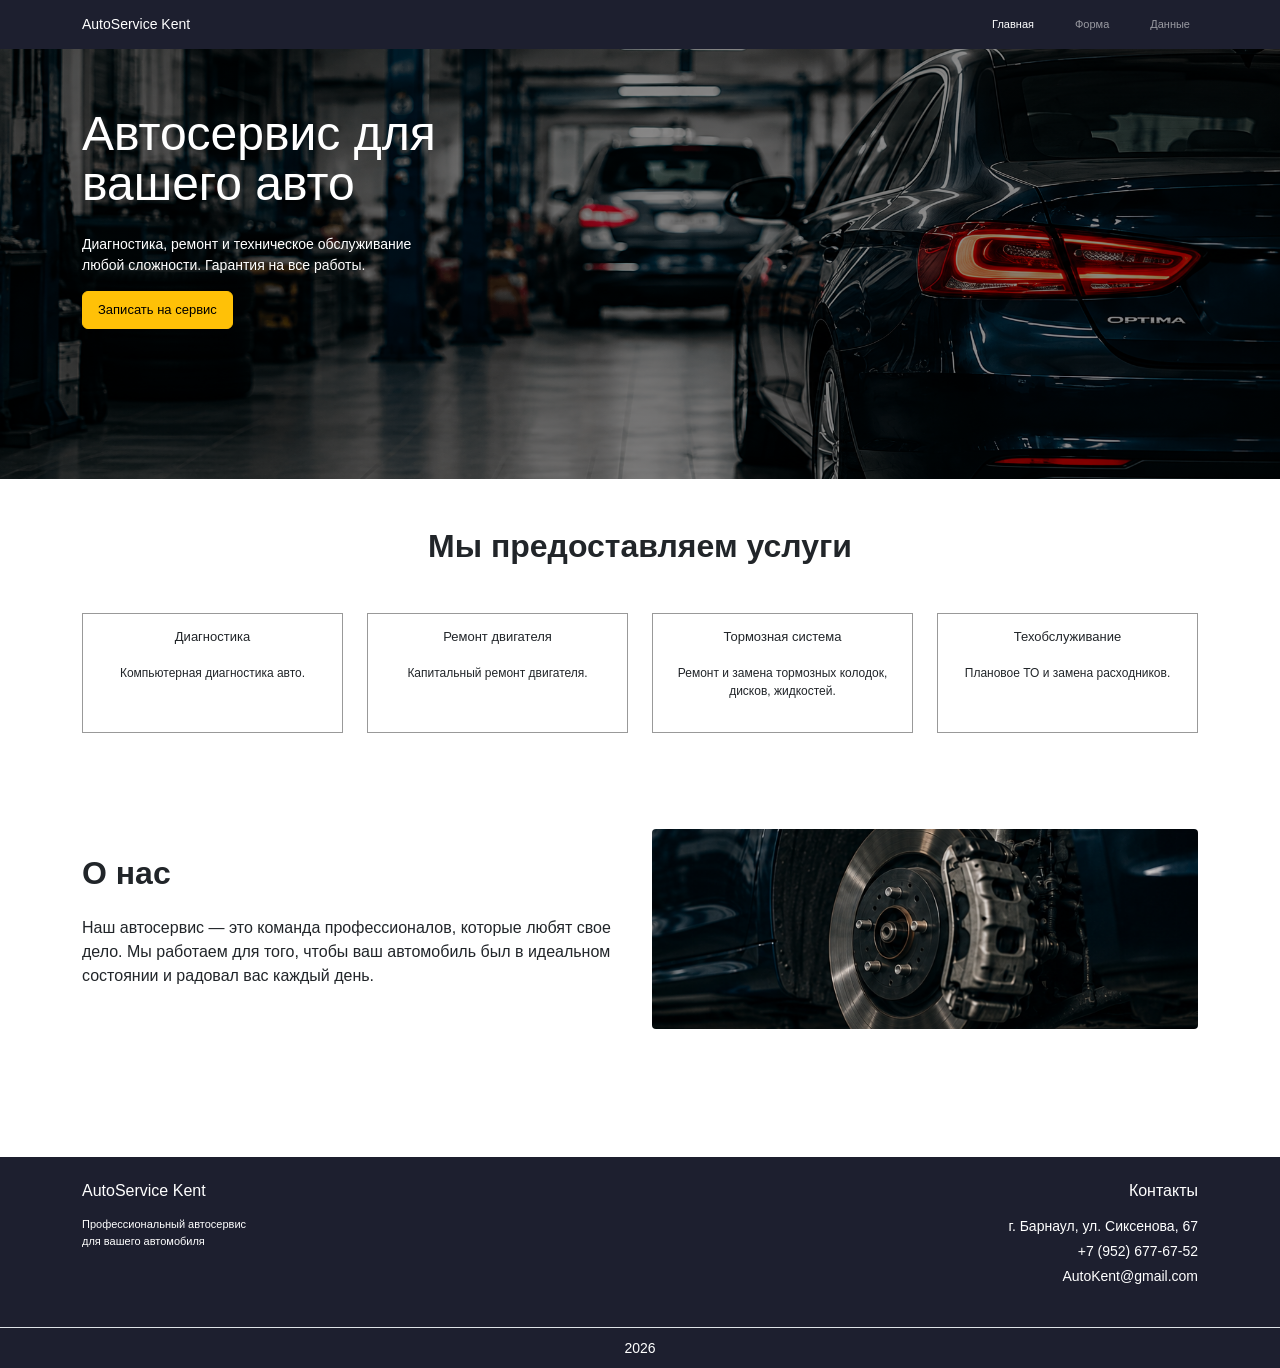
<file: index.html>
<!DOCTYPE html>
<html lang="ru">
<head>
    <meta charset="UTF-8">
    <meta name="viewport" content="width=device-width, initial-scale=1.0">
    <title>AutoService Kent - Главная</title>
    <link href="https://cdn.jsdelivr.net/npm/bootstrap@5.3.3/dist/css/bootstrap.min.css" rel="stylesheet">
    <link rel="stylesheet" href="style.css">
</head>
<!-- Yandex.Metrika counter -->
<script type="text/javascript">
    (function(m,e,t,r,i,k,a){
        m[i]=m[i]||function(){(m[i].a=m[i].a||[]).push(arguments)};
        m[i].l=1*new Date();
        for (var j = 0; j < document.scripts.length; j++) {if (document.scripts[j].src === r) { return; }}
        k=e.createElement(t),a=e.getElementsByTagName(t)[0],k.async=1,k.src=r,a.parentNode.insertBefore(k,a)
    })(window, document,'script','https://mc.yandex.ru/metrika/tag.js?id=113877511', 'ym');

    ym(113877511, 'init', {ssr:true, webvisor:true, clickmap:true, ecommerce:"dataLayer", referrer: document.referrer, url: location.href, accurateTrackBounce:true, trackLinks:true});
</script>
<noscript><div><img src="https://mc.yandex.ru/watch/113877511" style="position:absolute; left:-9999px;" alt="" /></div></noscript>
<!-- /Yandex.Metrika counter -->
<body>
    <header>
        <nav class="navbar navbar-expand-lg navbar-dark">
            <div class="container">

                <a class="navbar-brand" href="index.html">AutoService Kent</a>

                <button class="navbar-toggler" type="button" data-bs-toggle="collapse" data-bs-target="#mainMenu" aria-controls="mainMenu" aria-expanded="false" aria-label="Переключить навигацию">
                    <span class="navbar-toggler-icon"></span>
                </button>
                <div class="collapse navbar-collapse" id="mainMenu">
                    <ul class="navbar-nav ms-auto">
                        <li class="nav-item">
                            <a class="nav-link active"
                               aria-current="page"
                               href="index.html">Главная</a>
                        </li>
                        <li class="nav-item">
                            <a class="nav-link" href="form.html">Форма</a>
                        </li>
                        <li class="nav-item">
                            <a class="nav-link" href="data.html">Данные</a>
                        </li>
                    </ul>
                </div>
            </div>
        </nav>
    </header>

    <section class="hero">
        <div class="container">
            <h1>
                Автосервис для<br>
                вашего авто
            </h1>
            <p>
                Диагностика, ремонт и техническое обслуживание
                <br>
                любой сложности. Гарантия на все работы.
            </p>
            <a href="form.html" class="btn btn-warning">Записать на сервис</a>
        </div>
    </section>

    <section class="py-5">
        <div class="container">
            <h2 class="text-center fw-bold mb-5">Мы предоставляем услуги</h2>

            <div class="row g-4">
                <div class="col-12 col-sm-6 col-lg-3">
                    <div class="service-card h-100">
                        <h5>Диагностика</h5>
                        <p>Компьютерная диагностика авто.</p>
                    </div>
                </div>

                <div class="col-12 col-sm-6 col-lg-3">
                    <div class="service-card h-100">
                        <h5>Ремонт двигателя</h5>
                        <p>Капитальный ремонт двигателя.</p>
                    </div>
                </div>

                <div class="col-12 col-sm-6 col-lg-3">
                    <div class="service-card h-100">
                        <h5>Тормозная система</h5>
                        <p>
                            Ремонт и замена тормозных колодок,
                            дисков, жидкостей.
                        </p>
                    </div>
                </div>

                <div class="col-12 col-sm-6 col-lg-3">
                    <div class="service-card h-100">
                        <h5>Техобслуживание</h5>
                        <p>Плановое ТО и замена расходников.</p>
                    </div>
                </div>
            </div>
        </div>
    </section>

    <section class="py-5">
        <div class="container">
            <div class="row align-items-center">
                <div class="col-lg-6">
                    <h2 class="fw-bold mb-4">О нас</h2>
                    <p>
                        Наш автосервис — это команда профессионалов,
                        которые любят свое дело. Мы работаем для того,
                        чтобы ваш автомобиль был в идеальном состоянии
                        и радовал вас каждый день.
                    </p>
                </div>
                <div class="col-lg-6">
                    <img src="2.png" class="img-fluid about-image">
                </div>
            </div>
        </div>
    </section>

    <footer>
        <div class="container py-4">
            <div class="row">
                <div class="col-md-6">
                    <h5>AutoService Kent</h5>
                    <p class="mt-3">
                        Профессиональный автосервис<br>
                        для вашего автомобиля
                    </p>
                </div>

                <div class="col-md-6 text-md-end">
                    <h5>Контакты</h5>
                    <p class="small mt-3 mb-1">г. Барнаул, ул. Сиксенова, 67</p>
                    <p class="small mb-1">+7 (952) 677-67-52</p>
                    <p class="small">AutoKent@gmail.com</p>
                </div>
            </div>
        </div>
        <div class="border-top text-center py-2">
            <small>2026</small>
        </div>
    </footer>
</body>
</html>
</file>
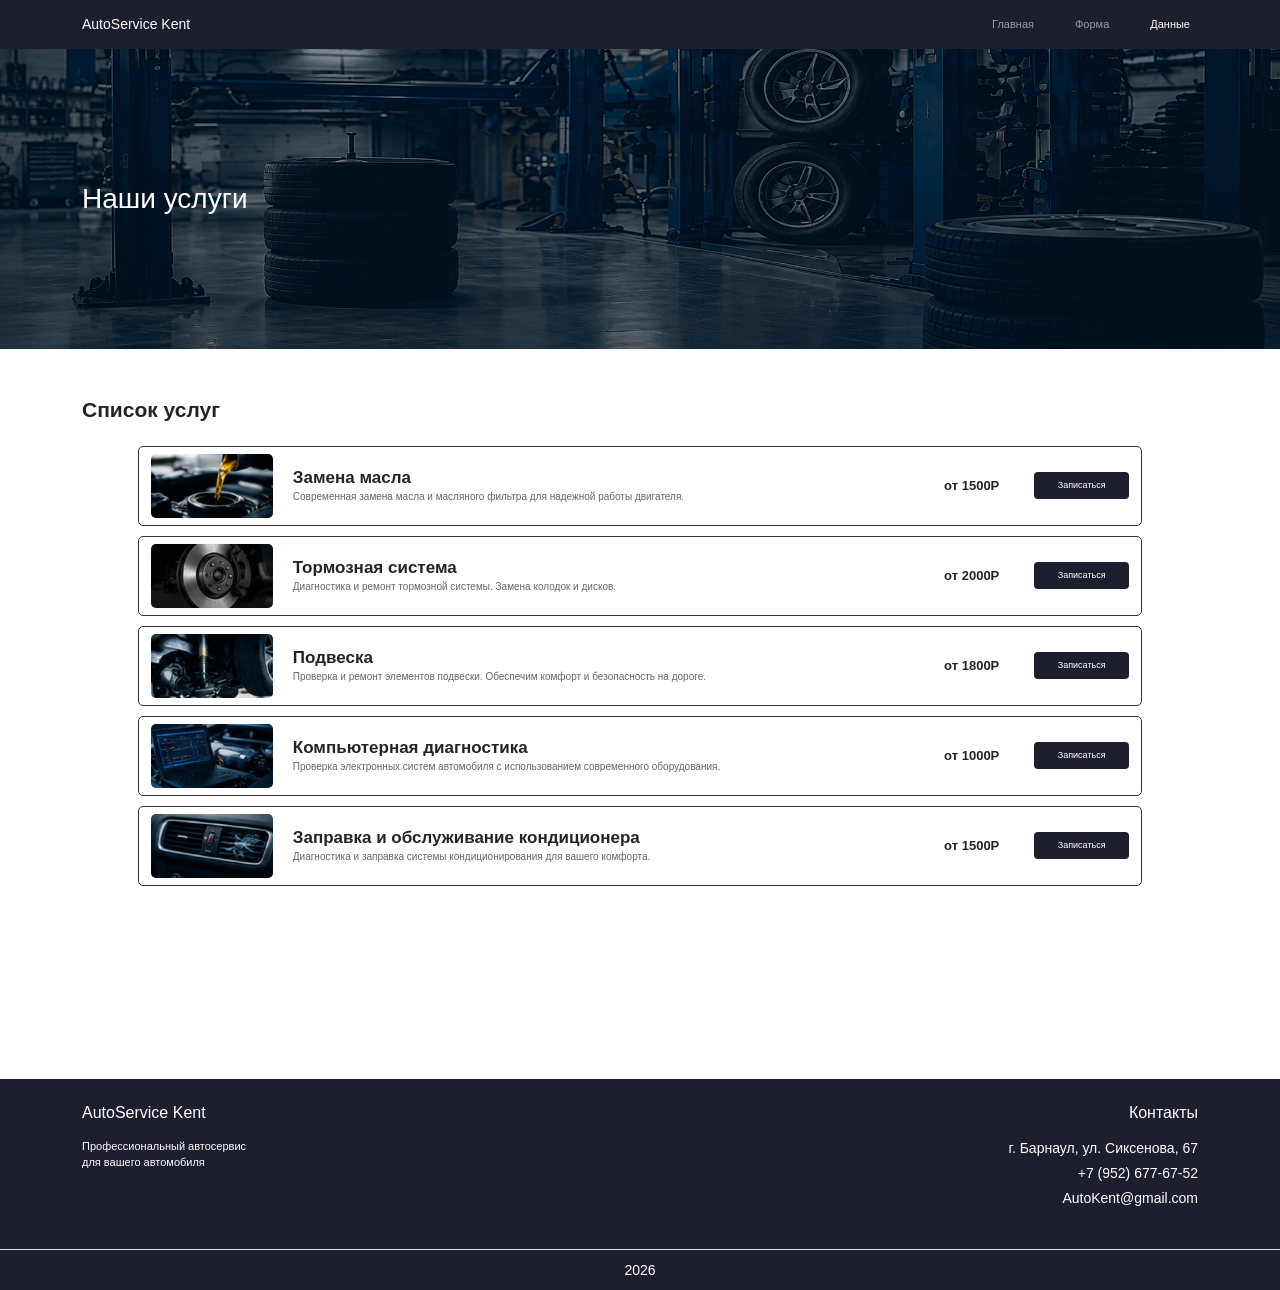
<file: data.html>
<!DOCTYPE html>
<html lang="ru">
<head>
    <meta charset="UTF-8">
    <meta name="viewport" content="width=device-width, initial-scale=1.0">
    <title>AutoService Kent - Данные</title>
    <link href="https://cdn.jsdelivr.net/npm/bootstrap@5.3.3/dist/css/bootstrap.min.css" rel="stylesheet">
    <link rel="stylesheet" href="style.css">
</head>
    <!-- Yandex.Metrika counter -->
<script type="text/javascript">
    (function(m,e,t,r,i,k,a){
        m[i]=m[i]||function(){(m[i].a=m[i].a||[]).push(arguments)};
        m[i].l=1*new Date();
        for (var j = 0; j < document.scripts.length; j++) {if (document.scripts[j].src === r) { return; }}
        k=e.createElement(t),a=e.getElementsByTagName(t)[0],k.async=1,k.src=r,a.parentNode.insertBefore(k,a)
    })(window, document,'script','https://mc.yandex.ru/metrika/tag.js?id=113877511', 'ym');

    ym(113877511, 'init', {ssr:true, webvisor:true, clickmap:true, ecommerce:"dataLayer", referrer: document.referrer, url: location.href, accurateTrackBounce:true, trackLinks:true});
</script>
<noscript><div><img src="https://mc.yandex.ru/watch/113877511" style="position:absolute; left:-9999px;" alt="" /></div></noscript>
<!-- /Yandex.Metrika counter -->

<body>
<header>
    <nav class="navbar navbar-expand-lg navbar-dark">
        <div class="container">
            <a class="navbar-brand" href="index.html">AutoService Kent</a>
            <button class="navbar-toggler" type="button" data-bs-toggle="collapse" data-bs-target="#mainMenu" aria-controls="mainMenu" aria-expanded="false" aria-label="Переключить навигацию">
                <span class="navbar-toggler-icon"></span>

            </button>
            <div class="collapse navbar-collapse" id="mainMenu">
                <ul class="navbar-nav ms-auto">
                    <li class="nav-item">
                        <a class="nav-link" href="index.html">Главная</a>
                    </li>
                    <li class="nav-item">
                        <a class="nav-link" href="form.html">Форма</a>
                    </li>
                    <li class="nav-item">
                        <a class="nav-link active" aria-current="page" href="data.html">Данные</a>
                    </li>
                </ul>
            </div>
        </div>
    </nav>
</header>

<main>
    <section class="data-hero">
        <div class="container">
            <h1>Наши услуги</h1>
        </div>
    </section>

    <section class="services-list py-5">
        <div class="container">
            <h2 class="fw-bold mb-4">Список услуг</h2>

            <div class="service-item">
                <img src="6.png">
                <div class="service-info">
                    <h3>Замена масла</h3>
                    <p>
                        Современная замена масла и масляного
                        фильтра для надежной работы двигателя.
                    </p>
                </div>
                <strong class="service-price">от 1500Р</strong>
                <a href="form.html" class="service-button">Записаться</a>
            </div>

            <div class="service-item">
                <img src="7.png">
                <div class="service-info">
                    <h3>Тормозная система</h3>
                    <p>
                        Диагностика и ремонт тормозной
                        системы. Замена колодок и дисков.
                    </p>
                </div>
                <strong class="service-price">от 2000Р</strong>
                <a href="form.html" class="service-button">Записаться</a>
            </div>

            <div class="service-item">
                <img src="8.png">
                <div class="service-info">
                    <h3>Подвеска</h3>
                    <p>
                        Проверка и ремонт элементов подвески.
                        Обеспечим комфорт и безопасность на дороге.
                    </p>
                </div>
                <strong class="service-price">от 1800Р</strong>
                <a href="form.html" class="service-button">Записаться</a>
            </div>

            <div class="service-item">
                <img src="9.png">
                <div class="service-info">
                    <h3>Компьютерная диагностика</h3>
                    <p>
                        Проверка электронных систем автомобиля
                        с использованием современного оборудования.
                    </p>
                </div>
                <strong class="service-price">от 1000Р</strong>
                <a href="form.html" class="service-button">Записаться</a>
            </div>

            <div class="service-item">
                <img src="10.png">
                <div class="service-info">
                    <h3>Заправка и обслуживание кондиционера</h3>
                    <p>
                        Диагностика и заправка системы
                        кондиционирования для вашего комфорта.
                    </p>
                </div>
                <strong class="service-price">от 1500Р</strong>
                <a href="form.html" class="service-button">Записаться</a>
            </div>
        </div>
    </section>
</main>

<footer>
    <div class="container py-4">
        <div class="row">
            <div class="col-md-6">
                <h5>AutoService Kent</h5>
                <p class="mt-3">
                    Профессиональный автосервис<br>
                    для вашего автомобиля
                </p>
            </div>

            <div class="col-md-6 text-md-end">
                <h5>Контакты</h5>
                <p class="small mt-3 mb-1">г. Барнаул, ул. Сиксенова, 67</p>
                <p class="small mb-1">+7 (952) 677-67-52</p>
                <p class="small">AutoKent@gmail.com</p>
            </div>
        </div>
    </div>
    <div class="border-top text-center py-2">
        <small>2026</small>
    </div>
</footer>
</body>
</html>
</file>
<file: style.css>
body {
    margin: 0;
    font-family: Arial, sans-serif;
}

header {
    background-color: #1d1f2f;
}

.navbar {
    min-height: 48px;
}

.navbar-brand {
    font-size: 14px;
}

.nav-link {
    font-size: 11px;
    margin-left: 25px;
}

.hero {
    min-height: 430px;
    padding-top: 60px;

    background-image:
        linear-gradient(rgba(0, 0, 0, 0.45),
        rgba(0, 0, 0, 0.45)),
        url("1.png");

    background-size: cover;
    background-position: center;

    color: white;
}

.hero h1 {
    font-size: 48px;
    font-weight: 400;
    line-height: 1.05;
}

.hero p {
    font-size: 14px;
    margin-top: 25px;
    margin-bottom: 15px;
}

.hero .btn {
    font-size: 13px;
    padding: 8px 15px;
}

.service-card {
    border: 1px solid #999;
    padding: 15px;
    text-align: center;
    min-height: 120px;
}

.service-card h5 {
    font-size: 13px;
    margin-bottom: 20px;
}

.service-card p {
    font-size: 12px;
    margin: 0;
}

.about-image {
    width: 100%;
    height: 200px;
    object-fit: cover;
    border-radius: 4px;
}

footer {
    margin-top: 80px;
    background-color: #1d1f2f;
    color: white;
}

footer h5 {
    font-size: 16px;
}

footer p {
    font-size: 11px;
}

.form-hero {
    height: 200px;

    background-image:
        linear-gradient(
            rgba(0, 20, 35, 0.55),
            rgba(0, 20, 35, 0.55)
        ),
        url("4.png");
    background-size: cover;
    background-position: center;
    display: flex;
    align-items: center;
    height: 300px;
    color: white;
}

.form-hero h1 {
    font-size: 28px;
    font-weight: 400;
    margin: 0;
}

.form-section {
    padding: 35px 0 50px;
}

.form-wrapper {
    max-width: 760px;
    margin: 0 auto;

    border: 1px solid #999;
    border-radius: 4px;

    padding: 15px 22px;
}

.form-wrapper h4 {
    font-size: 16px;
    font-weight: 400;
}

.form-wrapper .form-label {
    font-size: 11px;
    margin-bottom: 5px;
}

.form-wrapper .form-control,
.form-wrapper .form-select {
    height: 25px;
    min-height: 25px;

    padding: 3px 12px;

    font-size: 10px;

    border: 1px solid #777;
    border-radius: 4px;
}

.form-wrapper .form-select {
    height: 25px;
}

.form-wrapper .mb-3 {
    margin-bottom: 16px !important;
}

.form-wrapper .btn {
    width: 155px;
    height: 25px;

    padding: 2px;

    font-size: 10px;

    border: none;
}

.data-hero {
    height: 200px;

    background-image:
        linear-gradient(
            rgba(0, 20, 35, 0.45),
            rgba(0, 20, 35, 0.45)
        ),
        url("5.png");
    background-size: cover;
    background-position: center;
    display: flex;
    align-items: center;
    height: 300px;
    color: white;
}

.data-hero h1 {
    font-size: 28px;
    font-weight: 400;
    margin: 0;
}

.services-list {
    min-height: 650px;
}

.services-list h2 {
    font-size: 21px;
}

.service-item {
    width: 90%;
    min-height: 80px;

    margin: 0 auto 10px;

    padding: 7px 12px;

    border: 1px solid #333;
    border-radius: 5px;

    display: flex;
    align-items: center;

    gap: 20px;
}

.service-item img {
    width: 122px;
    height: 64px;

    object-fit: cover;

    border-radius: 5px;
}

.service-info {
    flex: 1;
}

.service-info h3 {
    font-size: 17px;
    font-weight: 600;

    margin: 0 0 3px;
}

.service-info p {
    font-size: 10px;

    color: #666;

    margin: 0;

    line-height: 1.2;
}

.service-price {
    width: 85px;

    font-size: 13px;

    text-align: center;

    white-space: nowrap;
}

.service-button {
    width: 95px;
    padding: 7px 5px;

    background-color: #1d1f2f;

    color: white;

    text-align: center;
    text-decoration: none;

    border-radius: 4px;

    font-size: 9px;
}

.service-button:hover {
    color: white;
}
</file>
